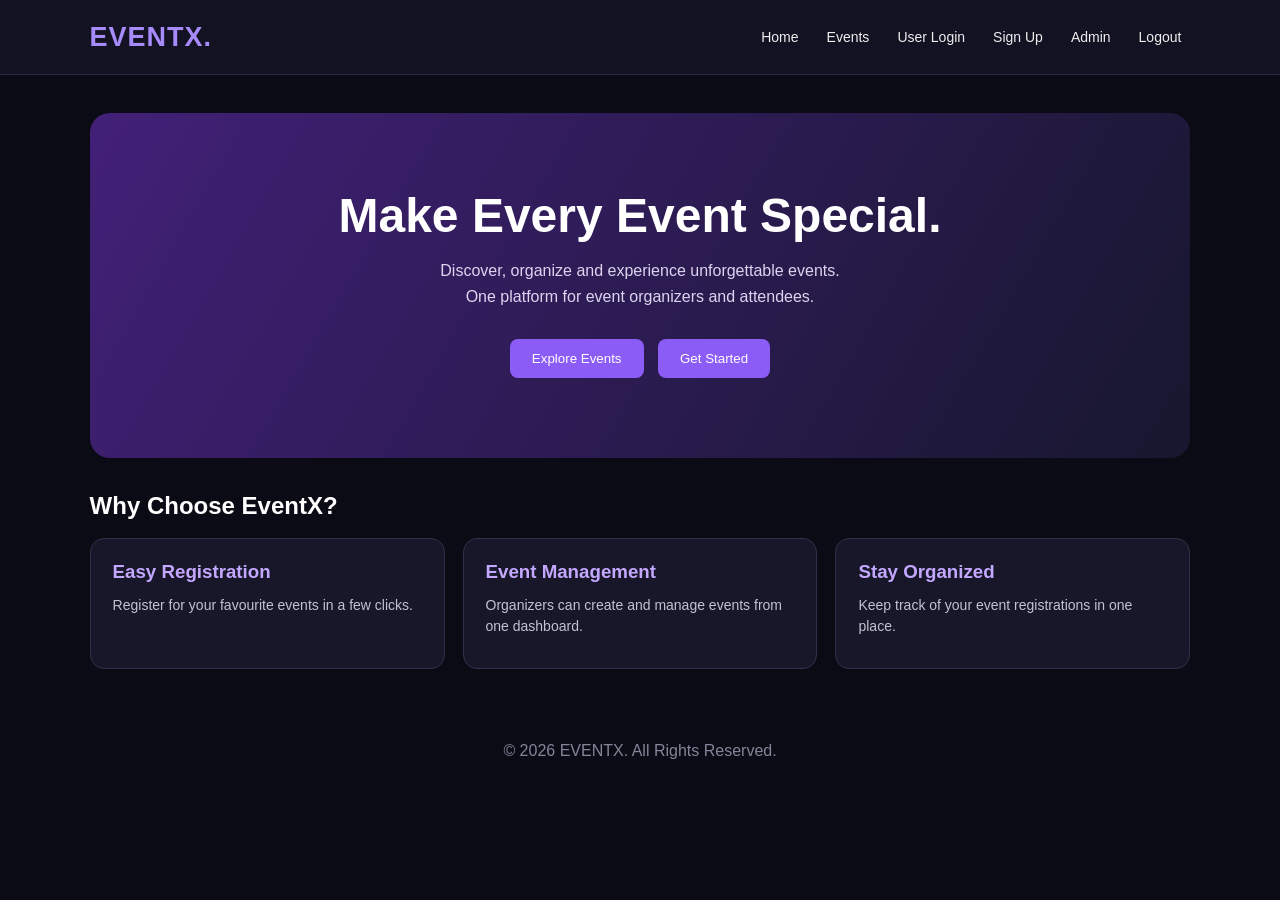
<file: index.html>
<!DOCTYPE html>
<html lang="en">
<head>
<meta charset="UTF-8">
<meta name="viewport" content="width=device-width, initial-scale=1.0">
<title>EventX | Event Management</title>
<style>
*{margin:0;padding:0;box-sizing:border-box;font-family:Arial,sans-serif}
body{background:#0b0b16;color:#fff;min-height:100vh}
header{display:flex;justify-content:space-between;align-items:center;gap:18px;padding:20px 7%;background:#121222;border-bottom:1px solid #292943;flex-wrap:wrap}
.logo{color:#a78bfa;font-size:27px;font-weight:800;letter-spacing:1px}
nav{display:flex;gap:10px;flex-wrap:wrap}
nav button{background:none;color:#eee;border:0;padding:9px;cursor:pointer;font-size:14px}
nav button:hover,a{color:#c4a7ff}
.container{width:86%;max-width:1200px;margin:38px auto}
.hero{padding:75px 30px;border-radius:20px;background:linear-gradient(120deg,#422078,#17172e);text-align:center}
.hero h1{font-size:clamp(30px,5vw,48px);margin-bottom:15px}
.hero p{color:#ddd4f0;margin-bottom:25px;line-height:1.6}
button.primary{background:#8b5cf6;color:#fff;padding:12px 22px;border:0;border-radius:8px;cursor:pointer;margin:5px}
button.primary:hover{background:#7041d8}
.section-title{margin:34px 0 18px}
.grid{display:grid;grid-template-columns:repeat(auto-fit,minmax(235px,1fr));gap:18px}
.card,.panel{background:#171729;border:1px solid #30304b;padding:22px;border-radius:14px}
.card h3{color:#c4a7ff;margin-bottom:12px}
.card p{color:#c2c2d1;margin:9px 0;font-size:14px;line-height:1.5;overflow-wrap:anywhere}
.panel{max-width:450px;margin:48px auto}
.panel h2{color:#c4a7ff;margin-bottom:18px}
input,textarea{width:100%;padding:13px;margin:8px 0;border-radius:7px;border:1px solid #383851;background:#10101e;color:white;outline:none}
input:focus,textarea:focus{border-color:#a78bfa}
textarea{min-height:90px;resize:vertical}
.panel button{width:100%;margin:10px 0}
.hidden{display:none!important}
.stats{display:grid;grid-template-columns:repeat(auto-fit,minmax(145px,1fr));gap:14px;margin:22px 0}
.stat{background:#202039;padding:20px;border-radius:12px;color:#c9c9d8}
.stat h2{color:#a78bfa;margin-top:8px}
.danger,.secondary{border:0;padding:9px 14px;border-radius:6px;cursor:pointer;margin:5px}
.danger{background:#dc3545;color:white}
.secondary{background:#34344d;color:white}
.muted{color:#aaa;font-size:13px;margin-top:12px;line-height:1.5}
footer{text-align:center;padding:28px;color:#85859a;margin-top:45px}
@media(max-width:600px){header{justify-content:center;text-align:center}.container{width:92%}.hero{padding:55px 20px}}
</style>
</head>
<body>
<header>
  <div class="logo">EVENTX.</div>
  <nav>
    <button onclick="showPage('home')">Home</button>
    <button onclick="showPage('events')">Events</button>
    <button onclick="showPage('login')">User Login</button>
    <button onclick="showPage('register')">Sign Up</button>
    <button onclick="showPage('adminLogin')">Admin</button>
    <button onclick="logout()">Logout</button>
  </nav>
</header>

<main>
<section id="home" class="container">
  <div class="hero">
    <h1>Make Every Event Special.</h1>
    <p>Discover, organize and experience unforgettable events.<br>One platform for event organizers and attendees.</p>
    <button class="primary" onclick="showPage('events')">Explore Events</button>
    <button class="primary" onclick="showPage('register')">Get Started</button>
  </div>
  <h2 class="section-title">Why Choose EventX?</h2>
  <div class="grid">
    <article class="card"><h3>Easy Registration</h3><p>Register for your favourite events in a few clicks.</p></article>
    <article class="card"><h3>Event Management</h3><p>Organizers can create and manage events from one dashboard.</p></article>
    <article class="card"><h3>Stay Organized</h3><p>Keep track of your event registrations in one place.</p></article>
  </div>
</section>

<section id="events" class="container hidden">
  <h2 class="section-title">Upcoming Events</h2>
  <div id="eventList" class="grid"></div>
</section>

<section id="register" class="panel hidden">
  <h2>Create User Account</h2>
  <input id="regName" placeholder="Full name" autocomplete="name">
  <input id="regEmail" type="email" placeholder="Email address" autocomplete="email">
  <input id="regPassword" type="password" placeholder="Password" autocomplete="new-password">
  <button class="primary" onclick="registerUser()">Create Account</button>
  <p class="muted">Already have an account? <a href="#" onclick="showPage('login')">Login</a></p>
</section>

<section id="login" class="panel hidden">
  <h2>User Login</h2>
  <input id="loginEmail" type="email" placeholder="Email address" autocomplete="username">
  <input id="loginPassword" type="password" placeholder="Password" autocomplete="current-password">
  <button class="primary" onclick="userLogin()">Login</button>
  <p class="muted">New here? <a href="#" onclick="showPage('register')">Create an account</a></p>
</section>

<section id="adminLogin" class="panel hidden">
  <h2>Administrator Login</h2>
  <input id="adminEmail" type="email" placeholder="Admin email">
  <input id="adminPassword" type="password" placeholder="Admin password">
  <button class="primary" onclick="adminLogin()">Admin Login</button>
  <p class="muted">Demo credentials are provided in README.txt.</p>
</section>

<section id="userDashboard" class="container hidden">
  <h2 class="section-title">Welcome, <span id="userName"></span>!</h2>
  <div class="card"><h3>Your Dashboard</h3><p>View the events you have registered for below.</p></div>
  <h2 class="section-title">My Registered Events</h2>
  <div id="myEvents" class="grid"></div>
</section>

<section id="adminDashboard" class="container hidden">
  <h2 class="section-title">Admin Dashboard</h2>
  <div class="stats">
    <div class="stat">Total Events<h2 id="totalEvents">0</h2></div>
    <div class="stat">Total Users<h2 id="totalUsers">0</h2></div>
    <div class="stat">Registrations<h2 id="totalRegistrations">0</h2></div>
  </div>
  <div class="card">
    <h3>Create New Event</h3>
    <input id="eventName" placeholder="Event name">
    <input id="eventDate" type="date">
    <input id="eventLocation" placeholder="Event location">
    <input id="eventPrice" type="number" min="0" placeholder="Ticket price (₹)">
    <textarea id="eventDescription" placeholder="Event description"></textarea>
    <button class="primary" onclick="addEvent()">Create Event</button>
  </div>
  <h2 class="section-title">Manage Events</h2>
  <div id="adminEvents" class="grid"></div>
  <h2 class="section-title">Registered Users</h2>
  <div id="adminUsers" class="grid"></div>
</section>
</main>

<footer>© 2026 EVENTX. All Rights Reserved.</footer>

<script>
const defaultEvents = [
 {id:1,name:"Music Festival",date:"2026-12-15",location:"Main Auditorium",price:500,description:"Experience an unforgettable night of music."},
 {id:2,name:"Technology Conference",date:"2026-12-20",location:"Convention Centre",price:300,description:"Discover the latest technology and innovations."},
 {id:3,name:"Sports Championship",date:"2027-01-10",location:"University Stadium",price:200,description:"Join us for an exciting sports competition."}
];
const read = (key,fallback) => {
 try { const value=localStorage.getItem(key); return value ? JSON.parse(value) : fallback; }
 catch { return fallback; }
};
let users=read("eventx_users",[]);
let events=read("eventx_events",defaultEvents);
let registrations=read("eventx_registrations",[]);
let currentUser=read("eventx_currentUser",null);
let isAdmin=sessionStorage.getItem("eventx_isAdmin")==="true";

function saveData(){
 localStorage.setItem("eventx_users",JSON.stringify(users));
 localStorage.setItem("eventx_events",JSON.stringify(events));
 localStorage.setItem("eventx_registrations",JSON.stringify(registrations));
}
function escapeHTML(value){
 return String(value).replace(/[&<>"']/g,c=>({"&":"&amp;","<":"&lt;",">":"&gt;",'"':"&quot;","'":"&#39;"}[c]));
}
function showPage(page){
 document.querySelectorAll("main > section").forEach(s=>s.classList.add("hidden"));
 document.getElementById(page).classList.remove("hidden");
 if(page==="events") displayEvents();
 if(page==="adminDashboard") updateAdmin();
 if(page==="userDashboard") updateUser();
}
function registerUser(){
 const name=document.getElementById("regName").value.trim();
 const email=document.getElementById("regEmail").value.trim().toLowerCase();
 const password=document.getElementById("regPassword").value;
 if(!name||!email||!password) return alert("Please fill in all fields.");
 if(password.length<6) return alert("Password must be at least 6 characters.");
 if(users.some(u=>u.email===email)) return alert("An account with this email already exists.");
 users.push({name,email,password}); saveData();
 alert("Account created. Please log in."); showPage("login");
}
function userLogin(){
 const email=document.getElementById("loginEmail").value.trim().toLowerCase();
 const password=document.getElementById("loginPassword").value;
 const user=users.find(u=>u.email===email&&u.password===password);
 if(!user) return alert("Invalid email or password.");
 currentUser={name:user.name,email:user.email};
 localStorage.setItem("eventx_currentUser",JSON.stringify(currentUser));
 isAdmin=false; sessionStorage.removeItem("eventx_isAdmin");
 alert("Login successful!"); showPage("userDashboard");
}
function adminLogin(){
 const email=document.getElementById("adminEmail").value.trim();
 const password=document.getElementById("adminPassword").value;
 if(email==="admin@eventx.com"&&password==="admin123"){
  currentUser=null; localStorage.removeItem("eventx_currentUser");
  isAdmin=true; sessionStorage.setItem("eventx_isAdmin","true");
  alert("Admin login successful!"); showPage("adminDashboard");
 }else alert("Invalid admin credentials.");
}
function displayEvents(){
 const list=document.getElementById("eventList"); list.innerHTML="";
 if(!events.length){list.innerHTML="<p>No events available yet.</p>";return;}
 events.forEach(e=>{
  list.innerHTML+=`<article class="card"><h3>${escapeHTML(e.name)}</h3><p>📅 ${escapeHTML(e.date)}</p><p>📍 ${escapeHTML(e.location)}</p><p>Ticket Price: ₹${Number(e.price).toFixed(2)}</p><p>${escapeHTML(e.description)}</p><button class="primary" onclick="registerForEvent(${Number(e.id)})">Register Now</button></article>`;
 });
}
function registerForEvent(id){
 if(!currentUser){alert("Please log in as a user first.");showPage("login");return;}
 if(registrations.some(r=>r.eventId===id&&r.email===currentUser.email)) return alert("You are already registered for this event.");
 registrations.push({eventId:id,email:currentUser.email}); saveData();
 alert("Registration successful!"); updateUser();
}
function updateUser(){
 if(!currentUser){showPage("login");return;}
 document.getElementById("userName").textContent=currentUser.name;
 const list=document.getElementById("myEvents");
 const mine=registrations.filter(r=>r.email===currentUser.email);
 const items=mine.map(r=>events.find(e=>e.id===r.eventId)).filter(Boolean);
 list.innerHTML=items.length?items.map(e=>`<article class="card"><h3>${escapeHTML(e.name)}</h3><p>📅 ${escapeHTML(e.date)}</p><p>📍 ${escapeHTML(e.location)}</p><p>Registration Status: Confirmed</p></article>`).join(""):"<p>You have not registered for any events yet.</p>";
}
function addEvent(){
 if(!isAdmin)return alert("Admin access required.");
 const name=document.getElementById("eventName").value.trim();
 const date=document.getElementById("eventDate").value;
 const location=document.getElementById("eventLocation").value.trim();
 const priceInput=document.getElementById("eventPrice").value;
 const price=Number(priceInput);
 const description=document.getElementById("eventDescription").value.trim();
 if(!name||!date||!location||priceInput===""||!Number.isFinite(price)||price<0||!description) return alert("Please enter valid details in every field.");
 events.push({id:Date.now(),name,date,location,price,description}); saveData();
 ["eventName","eventDate","eventLocation","eventPrice","eventDescription"].forEach(id=>document.getElementById(id).value="");
 alert("Event created successfully!"); updateAdmin();
}
function updateAdmin(){
 if(!isAdmin){showPage("adminLogin");return;}
 document.getElementById("totalEvents").textContent=events.length;
 document.getElementById("totalUsers").textContent=users.length;
 document.getElementById("totalRegistrations").textContent=registrations.length;
 document.getElementById("adminEvents").innerHTML=events.length?events.map(e=>`<article class="card"><h3>${escapeHTML(e.name)}</h3><p>${escapeHTML(e.date)} · ${escapeHTML(e.location)}</p><p>Ticket: ₹${Number(e.price).toFixed(2)}</p><button class="danger" onclick="deleteEvent(${Number(e.id)})">Delete Event</button></article>`).join(""):"<p>No events created.</p>";
 document.getElementById("adminUsers").innerHTML=users.length?users.map(u=>`<article class="card"><h3>${escapeHTML(u.name)}</h3><p>${escapeHTML(u.email)}</p><p>Registrations: ${registrations.filter(r=>r.email===u.email).length}</p></article>`).join(""):"<p>No users registered yet.</p>";
}
function deleteEvent(id){
 if(!isAdmin)return;
 if(confirm("Delete this event and its registrations?")){
  events=events.filter(e=>e.id!==id);
  registrations=registrations.filter(r=>r.eventId!==id);
  saveData(); updateAdmin();
 }
}
function logout(){
 currentUser=null; isAdmin=false;
 localStorage.removeItem("eventx_currentUser");
 sessionStorage.removeItem("eventx_isAdmin");
 alert("You have been logged out."); showPage("home");
}
saveData();
if(isAdmin) showPage("adminDashboard");
else if(currentUser) showPage("userDashboard");
else showPage("home");
</script>
</body>
</html>
</file>
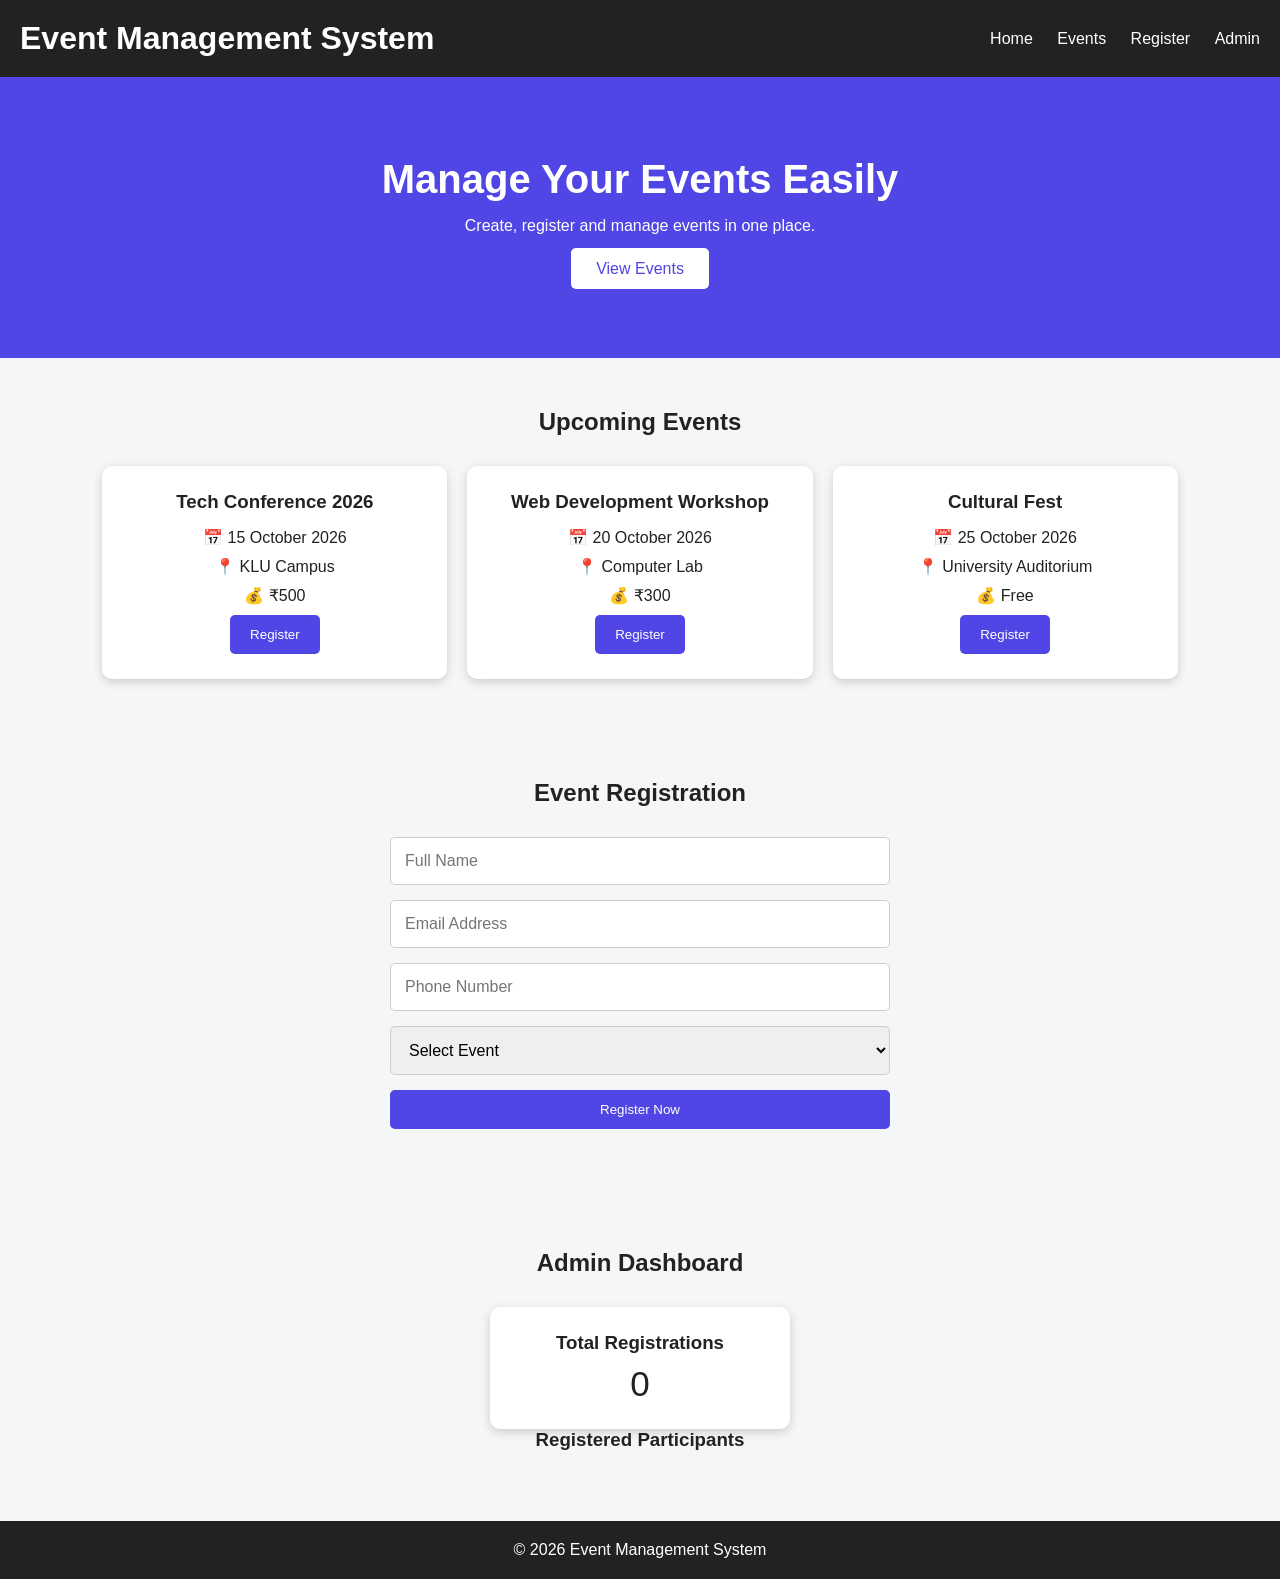
<file: event-management-system/index.html>
<!DOCTYPE html>
<html lang="en">
<head>
  <meta charset="UTF-8">
  <meta name="viewport" content="width=device-width, initial-scale=1.0">
  <title>Event Management System</title>
  <link rel="stylesheet" href="style.css">
</head>
<body>
  <header>
    <h1>Event Management System</h1>
    <nav>
      <a href="#home">Home</a>
      <a href="#events">Events</a>
      <a href="#register">Register</a>
      <a href="#admin">Admin</a>
    </nav>
  </header>

  <section id="home" class="hero">
    <h2>Manage Your Events Easily</h2>
    <p>Create, register and manage events in one place.</p>
    <a href="#events" class="btn">View Events</a>
  </section>

  <section id="events">
    <h2>Upcoming Events</h2>
    <div class="event-container">
      <div class="event-card">
        <h3>Tech Conference 2026</h3>
        <p>📅 15 October 2026</p>
        <p>📍 KLU Campus</p>
        <p>💰 ₹500</p>
        <button onclick="selectEvent('Tech Conference 2026')">Register</button>
      </div>
      <div class="event-card">
        <h3>Web Development Workshop</h3>
        <p>📅 20 October 2026</p>
        <p>📍 Computer Lab</p>
        <p>💰 ₹300</p>
        <button onclick="selectEvent('Web Development Workshop')">Register</button>
      </div>
      <div class="event-card">
        <h3>Cultural Fest</h3>
        <p>📅 25 October 2026</p>
        <p>📍 University Auditorium</p>
        <p>💰 Free</p>
        <button onclick="selectEvent('Cultural Fest')">Register</button>
      </div>
    </div>
  </section>

  <section id="register">
    <h2>Event Registration</h2>
    <form id="registrationForm">
      <input type="text" id="name" placeholder="Full Name" required>
      <input type="email" id="email" placeholder="Email Address" required>
      <input type="tel" id="phone" placeholder="Phone Number" required>
      <select id="event" required>
        <option value="">Select Event</option>
        <option value="Tech Conference 2026">Tech Conference 2026</option>
        <option value="Web Development Workshop">Web Development Workshop</option>
        <option value="Cultural Fest">Cultural Fest</option>
      </select>
      <button type="submit">Register Now</button>
    </form>
    <p id="message"></p>
  </section>

  <section id="admin">
    <h2>Admin Dashboard</h2>
    <div class="admin-box">
      <h3>Total Registrations</h3>
      <p id="totalRegistrations">0</p>
    </div>
    <h3>Registered Participants</h3>
    <div id="registrationList"></div>
  </section>

  <footer>
    <p>© 2026 Event Management System</p>
  </footer>

  <script src="script.js"></script>
</body>
</html>
</file>
<file: event-management-system/style.css>
* {
  margin: 0;
  padding: 0;
  box-sizing: border-box;
}

body {
  font-family: Arial, sans-serif;
  background: #f4f6f8;
  color: #222;
}

header {
  background: #222;
  color: white;
  padding: 20px;
  display: flex;
  justify-content: space-between;
  align-items: center;
}

nav a {
  color: white;
  text-decoration: none;
  margin-left: 20px;
}

.hero {
  text-align: center;
  padding: 80px 20px;
  background: #4f46e5;
  color: white;
}

.hero h2 {
  font-size: 40px;
  margin-bottom: 15px;
}

.hero p {
  margin-bottom: 25px;
}

.btn {
  background: white;
  color: #4f46e5;
  padding: 12px 25px;
  text-decoration: none;
  border-radius: 5px;
}

section {
  padding: 50px 8%;
  text-align: center;
}

section h2 {
  margin-bottom: 30px;
}

.event-container {
  display: grid;
  grid-template-columns: repeat(auto-fit, minmax(250px, 1fr));
  gap: 20px;
}

.event-card {
  background: white;
  padding: 25px;
  border-radius: 10px;
  box-shadow: 0 3px 10px #ccc;
}

.event-card h3 {
  margin-bottom: 15px;
}

.event-card p {
  margin: 10px;
}

button {
  background: #4f46e5;
  color: white;
  border: none;
  padding: 12px 20px;
  border-radius: 5px;
  cursor: pointer;
}

button:hover {
  background: #3730a3;
}

form {
  max-width: 500px;
  margin: auto;
  display: flex;
  flex-direction: column;
  gap: 15px;
}

input, select {
  padding: 14px;
  border: 1px solid #ccc;
  border-radius: 5px;
  font-size: 16px;
}

#message {
  margin-top: 20px;
  font-weight: bold;
}

.admin-box {
  background: white;
  max-width: 300px;
  margin: auto;
  padding: 25px;
  border-radius: 10px;
  box-shadow: 0 3px 10px #ccc;
}

.admin-box p {
  font-size: 35px;
  margin-top: 10px;
}

#registrationList {
  max-width: 700px;
  margin: 20px auto;
}

.registration {
  background: white;
  margin: 10px;
  padding: 15px;
  border-radius: 5px;
  text-align: left;
}

footer {
  background: #222;
  color: white;
  text-align: center;
  padding: 20px;
}

@media (max-width: 700px) {
  header {
    flex-direction: column;
    gap: 15px;
  }

  nav a {
    margin: 5px;
  }

  .hero h2 {
    font-size: 30px;
  }
}
</file>
